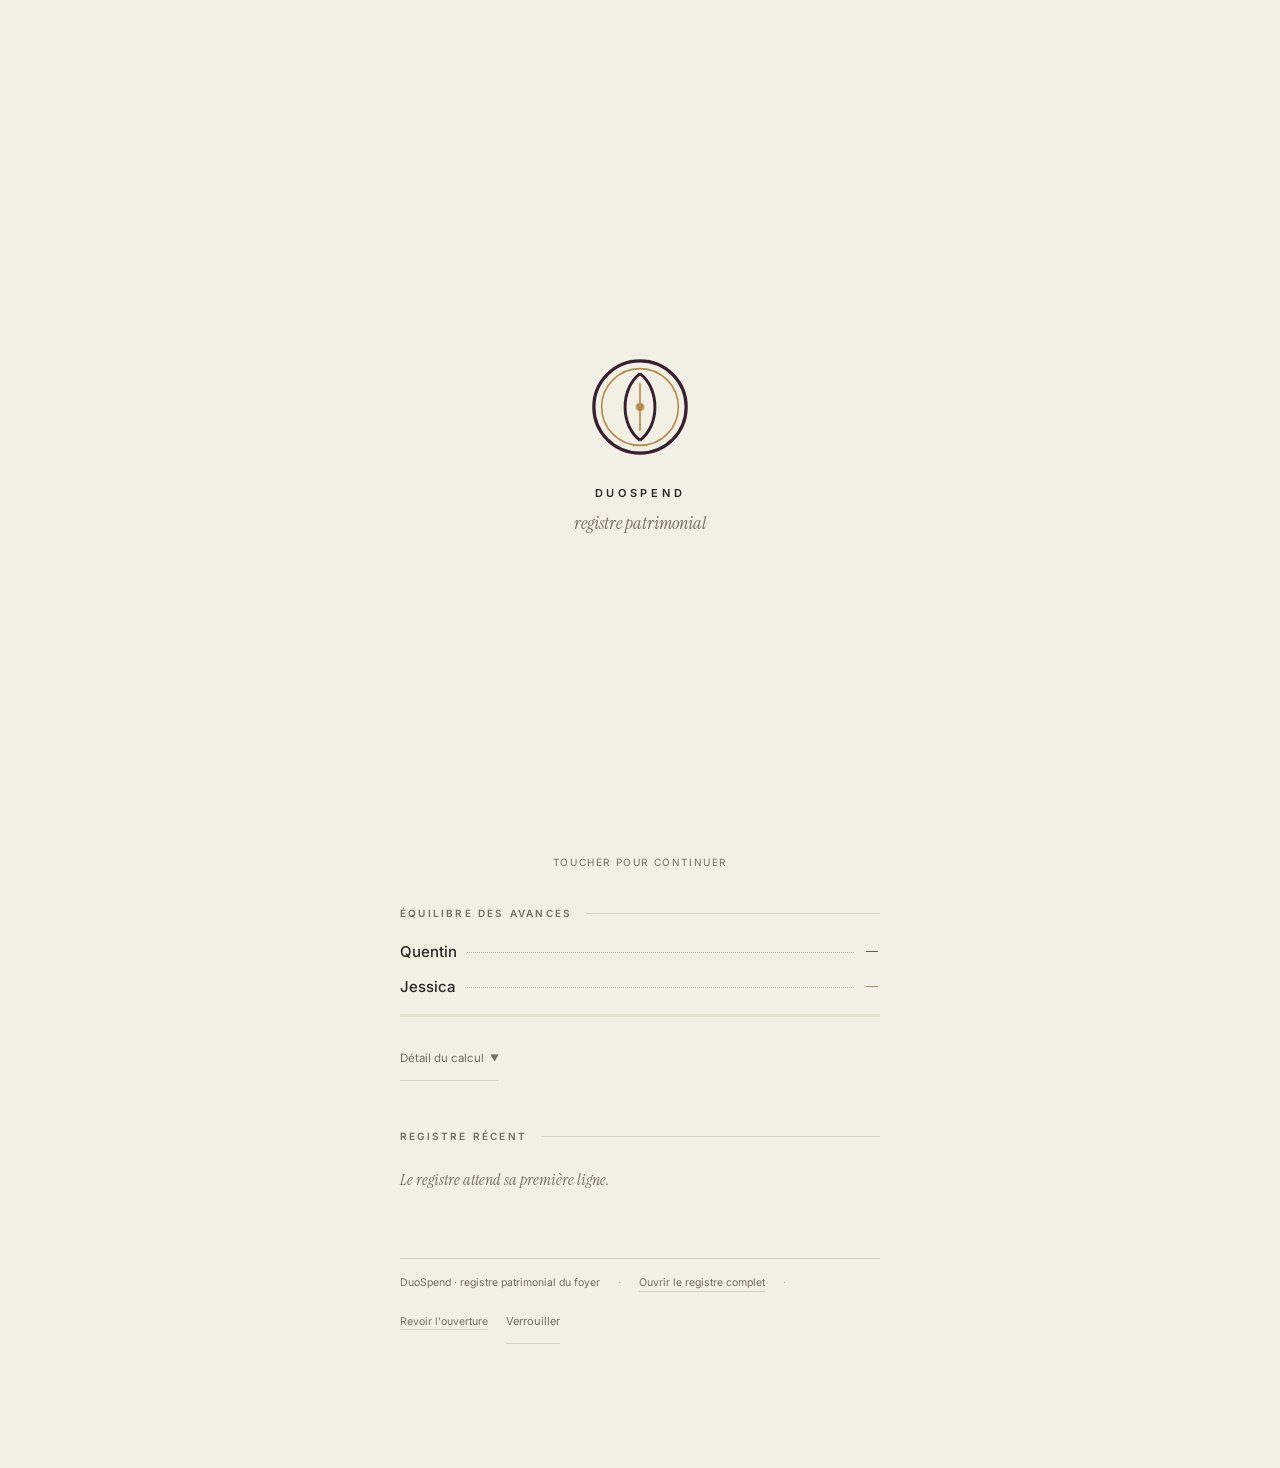
<file: index.html>
<!DOCTYPE html>
<html lang="fr">
<head>
<meta charset="utf-8">
<meta name="viewport" content="width=device-width, initial-scale=1, viewport-fit=cover">
<meta name="theme-color" content="#F3EFE5">
<meta name="robots" content="noindex">
<meta name="description" content="DuoSpend · le registre patrimonial du foyer.">
<link rel="icon" type="image/png" sizes="32x32" href="/icons/favicon-32.png">
<link rel="apple-touch-icon" sizes="180x180" href="/icons/apple-touch-icon.png">
<link rel="manifest" href="/manifest.webmanifest">
<meta name="apple-mobile-web-app-title" content="DuoSpend">
<meta name="apple-mobile-web-app-capable" content="yes">
<title>DuoSpend · registre patrimonial (v2.10)</title>
<link rel="preconnect" href="https://fonts.googleapis.com">
<link rel="preconnect" href="https://fonts.gstatic.com" crossorigin>
<link href="https://fonts.googleapis.com/css2?family=Instrument+Serif:ital@0;1&family=Inter:wght@400;500;600;700&display=swap" rel="stylesheet">
<style>
/* ============================================================
   DUOSPEND — accueil (refonte)
   Direction : maison patrimoniale éditoriale
   Ivoire + pourpre, sérif éditoriale + sans fonctionnelle.
   ============================================================ */

:root{
  /* — couleurs */
  --ivoire:#F3EFE5;
  --pourpre:#35212F;
  --encre:#292824;
  --laiton:#B18B4B;
  --pierre:#E6DED0;
  --gris:#766C60;
  --vert:#48745D;
  --terrecuite:#A75B43;
  --hairline:rgba(41,40,36,.16);
  --hairline-soft:rgba(41,40,36,.09);
  --ivoire-clair:#F8F5EE;

  /* — typographie */
  --serif:'Instrument Serif', Georgia, 'Times New Roman', serif;
  --sans:'Inter', system-ui, -apple-system, 'Segoe UI', sans-serif;
  --t-micro:10px; --t-small:11.5px; --t-body:14.5px; --t-lead:16px;
  --ls-caps:.16em; --ls-caps-l:.22em;

  /* — espacements */
  --s1:4px; --s2:8px; --s3:12px; --s4:18px; --s5:26px; --s6:40px; --s7:64px;

  /* — rayons (sobres) */
  --r1:3px; --r2:6px; --r3:10px;

  /* — mouvement */
  --t-fast:170ms; --t-med:300ms; --t-slow:640ms;
  --ease-out:cubic-bezier(.22,.61,.36,1);
  --ease-soft:cubic-bezier(.4,0,.2,1);
}

*{box-sizing:border-box;margin:0;padding:0}
html{-webkit-text-size-adjust:100%}
body{
  background:var(--ivoire); color:var(--encre);
  font-family:var(--sans); font-size:var(--t-body); line-height:1.5;
  -webkit-font-smoothing:antialiased; text-rendering:optimizeLegibility;
}
::selection{background:rgba(177,139,75,.28)}
button{font-family:inherit;border:0;background:none;cursor:pointer;color:inherit}
input{font-family:inherit;color:inherit}
a{color:inherit}
:focus-visible{outline:2px solid var(--laiton);outline-offset:2px;border-radius:2px}

.page{max-width:520px;margin:0 auto;padding:0 20px 66px;position:relative}
.num{font-variant-numeric:tabular-nums lining-nums}

/* ---------- micro-typographie éditoriale ---------- */
.kicker{
  display:flex;align-items:center;gap:14px;
  font-size:var(--t-micro);font-weight:600;letter-spacing:var(--ls-caps-l);
  text-transform:uppercase;color:var(--gris);
}
.kicker::after{content:"";flex:1;height:1px;background:var(--hairline)}

/* ---------- en-tête éditorial ---------- */
.head{
  display:flex;align-items:center;gap:14px;
  padding:26px 0 18px;
}
.head .med-btn{position:relative;flex:0 0 auto;display:block;line-height:0;border-radius:50%}
.head .med-btn svg{width:34px;height:34px;color:var(--pourpre);display:block}
.head .med-btn .shine{
  position:absolute;inset:0;border-radius:50%;overflow:hidden;pointer-events:none;opacity:0;
}
.head .med-btn .shine::after{
  content:"";position:absolute;top:-40%;bottom:-40%;left:-70%;width:46%;
  background:linear-gradient(100deg,transparent,rgba(255,255,255,.85) 50%,transparent);
  transform:skewX(-16deg);
}
.head .med-btn.on .shine{opacity:1}
.head .med-btn.on .shine::after{animation:shineSweep 640ms var(--ease-soft) forwards}
@keyframes shineSweep{from{left:-70%}to{left:130%}}

.head-id{min-width:0}
.head-id .nm{font-family:var(--serif);font-size:21px;line-height:1.05;letter-spacing:.005em}
.head-id .sb{margin-top:2px;font-size:9.5px;font-weight:600;letter-spacing:var(--ls-caps-l);text-transform:uppercase;color:var(--gris)}
.head-right{margin-left:auto;display:flex;align-items:center;gap:12px}
.head-right .month{font-size:var(--t-micro);font-weight:600;letter-spacing:var(--ls-caps);text-transform:uppercase;color:var(--gris);white-space:nowrap}
.avatar{
  width:30px;height:30px;border-radius:50%;border:1px solid var(--hairline);
  display:flex;align-items:center;justify-content:center;
  font-family:var(--sans);font-size:12.5px;font-weight:600;color:var(--pourpre);text-decoration:none;
  transition:border-color var(--t-fast) var(--ease-out);
}
.avatar:active{border-color:var(--laiton)}
.head-rule{height:1px;background:var(--hairline)}

/* ---------- standfirst ---------- */
.standfirst{
  font-family:var(--serif);font-style:italic;font-size:var(--t-lead);
  color:var(--gris);margin-top:16px;
}

/* ---------- bandeau d'état ---------- */
.notice{
  margin-top:16px;padding:12px 14px;border:1px solid var(--hairline);
  border-left:2px solid var(--laiton);font-size:12.5px;color:var(--gris);
}
.notice a{color:var(--encre);text-decoration:none;border-bottom:1px solid var(--laiton)}
.notice-form{display:flex;gap:8px;margin-top:10px;align-items:center;flex-wrap:wrap}
.notice-form input{flex:1;min-width:130px;border:1px solid var(--hairline);background:var(--ivoire-clair);padding:10px 12px;border-radius:var(--r1);font-size:14px;letter-spacing:.18em;outline:none;color:var(--encre)}
.notice-form input:focus{border-color:var(--encre)}
.notice-form .btn-primary{padding:10px 15px}
.notice-err{margin-top:6px;font-size:11.5px;color:var(--terrecuite)}

/* ---------- bloc patrimoine ---------- */
.hero{margin-top:30px}
.hero .kicker{margin-bottom:16px}
.amount-wrap{position:relative}
.amount{
  font-family:var(--serif);font-weight:400;
  font-size:clamp(44px,12.5vw,60px);line-height:1.0;letter-spacing:-.012em;
  color:var(--encre);
}
.amount .eur{font-size:.46em;vertical-align:.34em;margin-left:.18em;letter-spacing:0}
.amount-rule{width:30px;height:2px;background:var(--laiton);margin-top:15px;transform-origin:left center}
.amount-rule.sweep{animation:sweep 900ms var(--ease-out)}
@keyframes sweep{0%{transform:scaleX(0)}45%{transform:scaleX(1)}100%{transform:scaleX(1)}}
.amount-sub{margin-top:10px;display:flex;flex-wrap:wrap;gap:6px 14px;align-items:baseline}
.delta{font-size:var(--t-small);font-weight:500;color:var(--gris)}
.delta b{font-weight:600}
.delta .ar{font-size:9px;vertical-align:1px;margin-right:3px}
.precision{font-size:12px;color:var(--gris);opacity:.95}

/* ---------- visualisation vivante ---------- */
.viz{margin-top:6px}
.viz svg{display:block;width:100%;height:168px;overflow:visible}
.viz .curve{fill:none;stroke-linecap:round;transition:opacity var(--t-med) var(--ease-out),stroke-width var(--t-med) var(--ease-out)}
.viz .hit{fill:none;stroke:transparent;stroke-width:30px;cursor:pointer;pointer-events:stroke}
.viz.touched .curve.dim{opacity:.14}
.viz .curve.sel{stroke:var(--laiton);stroke-width:2.6px;opacity:1}
.viz .curve.pulse{animation:curvePulse 700ms var(--ease-out)}
@keyframes curvePulse{0%{opacity:1}30%{opacity:1;filter:brightness(.75)}100%{opacity:1}}
.viz-info{
  min-height:36px;display:flex;align-items:baseline;gap:10px;flex-wrap:wrap;
  padding-top:4px;
}
.viz-info .vi-hint{font-size:var(--t-micro);letter-spacing:var(--ls-caps);text-transform:uppercase;color:var(--gris);opacity:.92}
.viz-info .vi-amt{font-family:var(--serif);font-size:23px;line-height:1.1;color:#8a6a35}
.viz-info .vi-meta{font-size:var(--t-small);color:var(--gris)}
.viz-info .vi-amt,.viz-info .vi-meta{animation:fadeRise var(--t-med) var(--ease-out)}
@keyframes fadeRise{from{opacity:0;transform:translateY(4px)}to{opacity:1;transform:none}}

/* ---------- actions ---------- */
.actions{margin-top:20px;display:flex;align-items:center;gap:18px}
.btn-primary{
  background:var(--pourpre);color:var(--ivoire);
  padding:12px 18px;border-radius:var(--r1);
  font-size:13px;font-weight:600;letter-spacing:.02em;
  transition:transform var(--t-fast) var(--ease-out),background var(--t-fast) var(--ease-out);
}
.btn-primary:active{transform:translateY(1px);background:#2b1a26}
.btn-text{
  font-size:12px;color:var(--gris);text-decoration:none;
  border-bottom:1px solid var(--hairline);padding-bottom:2px;
  transition:border-color var(--t-fast) var(--ease-out),color var(--t-fast) var(--ease-out);
}
.btn-text:active{color:var(--encre);border-color:var(--laiton)}

/* ---------- équilibre du couple ---------- */
.balance{margin-top:48px}
.balance .kicker{margin-bottom:18px}
.bal-rows{display:flex;flex-direction:column;gap:10px}
.bal-row{display:flex;align-items:baseline;font-size:15px}
.bal-row .who{font-weight:500}
.bal-row .lead{flex:1;border-bottom:1px dotted rgba(41,40,36,.3);margin:0 10px;transform:translateY(-4px)}
.bal-row .val{font-family:var(--serif);font-size:22px;line-height:1}
.bal-row.q .val{color:var(--pourpre)}
.bal-row.j .val{color:#8a6a35}
.bal-bar{display:flex;height:3px;margin-top:16px;background:var(--pierre);overflow:hidden}
.bal-bar .seg-q{background:var(--pourpre);transform-origin:left center;transform:scaleX(0)}
.bal-bar .seg-j{background:var(--laiton);transform-origin:left center;transform:scaleX(0)}
.bal-bar.on .seg-q,.bal-bar.on .seg-j{transition:transform 760ms var(--ease-out)}
.bal-bar.on .seg-q{transform:scaleX(1)}
.bal-bar.on .seg-j{transform:scaleX(1)}
.bal-leg{margin-top:9px;font-size:10.5px;font-weight:600;letter-spacing:var(--ls-caps);text-transform:uppercase;color:var(--gris)}
.bal-note{margin-top:12px;font-size:12.5px;color:var(--gris)}
.bal-note b{color:var(--encre);font-weight:600}
.calc-toggle{
  margin-top:8px;display:inline-flex;align-items:center;gap:6px;
  font-size:var(--t-small);color:var(--gris);
  border-bottom:1px solid var(--hairline);padding-bottom:2px;
}
.calc-toggle .chev{display:inline-block;transition:transform var(--t-med) var(--ease-out);font-size:9px}
.calc-toggle.open .chev{transform:rotate(180deg)}
.calc-body{display:grid;grid-template-rows:0fr;transition:grid-template-rows var(--t-med) var(--ease-out)}
.calc-body.open{grid-template-rows:1fr}
.calc-body>div{overflow:hidden}
.calc-body p{padding-top:10px;font-size:12px;color:var(--gris);line-height:1.55}

/* ---------- registre ---------- */
.register{margin-top:48px}
.register .kicker{margin-bottom:6px}
.reg-row{border-bottom:1px solid var(--hairline-soft);cursor:pointer;-webkit-tap-highlight-color:transparent}
.reg-row:active{background:rgba(41,40,36,.025)}
.reg-row.open{background:rgba(41,40,36,.022)}
.reg-top{display:flex;align-items:center;gap:12px;padding:13px 2px}
.reg-mark{flex:0 0 auto;width:7px;height:7px;border:1px solid var(--gris);transform:rotate(45deg);opacity:.65}
.reg-row.tr .reg-mark{border-style:dashed;opacity:.5}
.reg-label{
  flex:1;min-width:0;font-size:14px;font-weight:500;
  white-space:nowrap;overflow:hidden;text-overflow:ellipsis;
}
.reg-amt{flex:0 0 auto;font-size:14px;font-weight:600;letter-spacing:.01em}
.reg-row.tr .reg-amt{color:var(--gris);font-weight:500}
.reg-meta{
  padding:0 2px 12px 19px;margin-top:-6px;
  font-size:9.5px;font-weight:600;letter-spacing:var(--ls-caps);text-transform:uppercase;color:var(--gris);
}
.reg-meta .pers{color:var(--terrecuite)}
.reg-detail{display:grid;grid-template-rows:0fr;transition:grid-template-rows var(--t-med) var(--ease-out)}
.reg-row.open .reg-detail{grid-template-rows:1fr}
.reg-detail>div{overflow:hidden}
.reg-detail .in{padding:2px 2px 14px 19px;font-size:12.5px;color:var(--gris);line-height:1.6}
.reg-detail .in b{color:var(--encre);font-weight:600}
.reg-actions{display:flex;gap:16px;padding:2px 2px 14px 19px}
.reg-btn{display:inline-flex;align-items:center;min-height:32px;font-size:11px;font-weight:600;letter-spacing:.05em;text-transform:uppercase;color:var(--encre);border-bottom:1px solid var(--hairline);padding-bottom:2px}
.reg-btn:active{color:var(--laiton)}
.reg-btn.danger{color:var(--terrecuite);border-color:rgba(167,91,67,.4)}
.more-btn{margin-top:16px;font-size:12px;color:var(--gris);display:inline-flex;gap:7px;align-items:center;border-bottom:1px solid var(--hairline);padding-bottom:2px}
.reg-end{margin-top:16px;font-family:var(--serif);font-style:italic;font-size:14px;color:var(--gris)}
.empty-line{font-family:var(--serif);font-style:italic;font-size:16px;color:var(--gris);padding:18px 0 6px}
.reg-row.fresh .reg-top{animation:freshBg 1600ms var(--ease-out)}@keyframes freshBg{from{background:rgba(177,139,75,.16)}to{background:transparent}}

/* ---------- pied ---------- */
.foot{margin-top:60px}
.foot-rule{height:1px;background:var(--hairline)}
.foot-in{padding-top:16px;font-size:10.5px;color:var(--gris);display:flex;flex-wrap:wrap;gap:8px 18px;align-items:baseline}
.foot-in .dot{opacity:.5}
.foot-in a{color:var(--gris);text-decoration:none;border-bottom:1px solid var(--hairline)}

/* ---------- feuille de saisie ---------- */
.veil{
  position:fixed;inset:0;background:rgba(53,33,47,.4);z-index:60;
  opacity:0;pointer-events:none;transition:opacity var(--t-med) var(--ease-out);
}
.veil.open{opacity:1;pointer-events:auto}
.sheet{
  position:fixed;left:0;right:0;bottom:0;z-index:61;
  max-width:520px;margin:0 auto;
  background:var(--ivoire-clair);
  border-top:1px solid var(--laiton);
  border-radius:14px 14px 0 0;
  padding:14px 20px calc(24px + env(safe-area-inset-bottom));
  transform:translateY(102%);transition:transform var(--t-med) var(--ease-out);
}
.sheet.open{transform:translateY(0)}
.sheet-grip{width:38px;height:3px;background:rgba(41,40,36,.2);border-radius:2px;margin:0 auto 14px}
.sheet h2{font-family:var(--serif);font-weight:400;font-size:24px;margin-bottom:16px}
.f-amt{display:flex;align-items:baseline;gap:8px;border-bottom:1px solid var(--hairline);padding-bottom:6px}
.f-amt input{
  flex:1;min-width:0;border:0;background:transparent;outline:none;
  font-family:var(--serif);font-size:32px;color:var(--encre);
  font-variant-numeric:tabular-nums;text-align:right;padding-right:6px;
}
.f-amt input::placeholder{color:rgba(41,40,36,.25)}
.f-amt .cur{font-family:var(--serif);font-size:22px;color:var(--gris)}
.f-field{width:100%;border:0;border-bottom:1px solid var(--hairline);background:transparent;
  outline:none;padding:11px 0 7px;font-size:15px;transition:border-color var(--t-fast)}
.f-field:focus{border-bottom-color:var(--encre)}
.f-label{margin-top:16px;font-size:var(--t-micro);font-weight:600;letter-spacing:var(--ls-caps);text-transform:uppercase;color:var(--encre);opacity:.78;margin-bottom:8px}
.chips{display:flex;flex-wrap:wrap;gap:7px}
.chip{
  border:1px solid var(--hairline);border-radius:var(--r1);
  padding:7px 11px;font-size:11px;font-weight:600;letter-spacing:.04em;
  color:var(--encre);transition:all var(--t-fast) var(--ease-out);
}
.chip:active{transform:translateY(1px)}
.chip.sel{background:var(--encre);color:var(--ivoire);border-color:var(--encre)}
.segs{display:flex;gap:7px}
.seg{
  border:1px solid var(--hairline);border-radius:var(--r1);
  padding:8px 14px;font-size:12px;font-weight:600;color:var(--encre);
  transition:all var(--t-fast) var(--ease-out);
}
.seg.sel{background:var(--encre);color:var(--ivoire);border-color:var(--encre)}
.sheet-err{min-height:16px;margin-top:10px;font-size:12px;color:var(--terrecuite)}
.sheet-actions{display:flex;align-items:center;gap:18px;margin-top:12px}
.sheet-actions .btn-primary{padding:13px 22px}
.sheet-actions .btn-text{color:var(--encre);opacity:.75;font-size:12.5px}
.date-line{margin-top:10px;font-size:12px;color:var(--gris);display:flex;align-items:center;gap:8px}
.date-line input{background:transparent;border:0;border-bottom:1px solid var(--hairline);padding:3px 0;font-size:12.5px;outline:none;color:var(--encre)}

/* ---------- confirmation discrète ---------- */
.toast{
  position:fixed;left:50%;top:14px;transform:translate(-50%,-150%);
  z-index:80;background:var(--ivoire-clair);border:1px solid var(--hairline);
  border-left:2px solid var(--laiton);
  padding:10px 16px;font-size:12.5px;color:var(--encre);
  display:flex;gap:10px;align-items:center;
  transition:transform var(--t-med) var(--ease-out);
  max-width:min(92vw,460px);
}
.toast.show{transform:translate(-50%,0)}
.toast .tico{color:var(--vert);font-size:13px}
.toast.err{border-left-color:var(--terrecuite)}
.toast.err .tico{color:var(--terrecuite)}

/* ---------- ouverture (médaillon) ---------- */
.intro{
  position:fixed;inset:0;z-index:90;background:var(--ivoire);
  display:flex;align-items:center;justify-content:center;
  transition:opacity 500ms var(--ease-soft);
}
.intro.out{opacity:0;pointer-events:none}
.intro-in{text-align:center;transform:translateY(-4px)}
.intro-med svg{width:104px;height:104px;color:var(--pourpre);display:block;margin:0 auto 26px}
.intro .ik{margin-top:0;font-size:11px;font-weight:600;letter-spacing:.34em;text-transform:uppercase;color:var(--encre);opacity:0;animation:fadeIn 500ms var(--ease-out) 1050ms forwards}
.intro .is{font-family:var(--serif);font-style:italic;font-size:18px;color:var(--gris);margin-top:8px;opacity:0;animation:fadeIn 500ms var(--ease-out) 1150ms forwards}
.intro .skip-hint{position:absolute;bottom:30px;left:0;right:0;text-align:center;font-size:10px;letter-spacing:var(--ls-caps);text-transform:uppercase;color:var(--gris);opacity:0;animation:fadeIn 600ms var(--ease-out) 1500ms forwards}
@keyframes fadeIn{to{opacity:1}}
/* traçage gravé du médaillon */
.draw{stroke-dasharray:var(--len,140);stroke-dashoffset:var(--len,140);animation:draw var(--dd,760ms) var(--ease-soft) var(--del,0ms) forwards}
@keyframes draw{to{stroke-dashoffset:0}}
.dot-in{transform-box:fill-box;transform-origin:center;transform:scale(0);animation:dotIn 420ms var(--ease-out) 950ms forwards}
@keyframes dotIn{to{transform:scale(1)}}

/* ---------- révélations au défilement ---------- */
.rv{opacity:0;transform:translateY(10px)}
.rv.on{opacity:1;transform:none;transition:opacity 620ms var(--ease-out),transform 620ms var(--ease-out)}

/* ---------- préférence de réduction ---------- */
@media (prefers-reduced-motion: reduce){
  *,*::before,*::after{animation-duration:1ms !important;animation-delay:0ms !important;transition-duration:1ms !important}
  .intro{display:none !important}
  .rv{opacity:1;transform:none}
  .bal-bar .seg-q,.bal-bar .seg-j{transform:scaleX(1)}
}
</style>
<link rel="stylesheet" href="/assets/duospend-home.css?v=2.9">
<link rel="stylesheet" href="/assets/duospend-companion.css?v=2.9">
</head>
<body class="duo-home">

<!-- ============ ouverture : le médaillon ============ -->
<div class="intro" id="intro" aria-hidden="true">
  <div class="intro-in">
    <div class="intro-med">
      <svg viewBox="0 0 48 48" fill="none">
        <circle class="draw" style="--len:135" cx="24" cy="24" r="21.3" stroke="currentColor" stroke-width="1.5"/>
        <circle class="draw" style="--len:112;--del:150ms" cx="24" cy="24" r="17.7" stroke="var(--laiton)" stroke-width=".75"/>
        <path class="draw" style="--len:40;--del:420ms" d="M24 8.6 C 14.8 15.6, 14.8 32.4, 24 39.4" stroke="currentColor" stroke-width="1.35"/>
        <path class="draw" style="--len:40;--del:520ms" d="M24 8.6 C 33.2 15.6, 33.2 32.4, 24 39.4" stroke="currentColor" stroke-width="1.35"/>
        <line class="draw" style="--len:24;--del:780ms" x1="24" y1="13" x2="24" y2="35" stroke="var(--laiton)" stroke-width=".75"/>
        <circle class="dot-in" cx="24" cy="24" r="1.9" fill="var(--laiton)"/>
      </svg>
    </div>
    <div class="ik">DuoSpend</div>
    <div class="is">registre patrimonial</div>
  </div>
  <div class="skip-hint">toucher pour continuer</div>
</div>

<div class="page">

  <!-- ============ en-tête éditorial ============ -->
  <header class="head">
    <button class="med-btn" id="medBtn" aria-label="DuoSpend — registre patrimonial">
      <svg viewBox="0 0 48 48" fill="none" aria-hidden="true">
        <circle cx="24" cy="24" r="21.3" stroke="currentColor" stroke-width="1.6"/>
        <circle cx="24" cy="24" r="17.7" stroke="var(--laiton)" stroke-width=".8"/>
        <path d="M24 8.6 C 14.8 15.6, 14.8 32.4, 24 39.4" stroke="currentColor" stroke-width="1.4"/>
        <path d="M24 8.6 C 33.2 15.6, 33.2 32.4, 24 39.4" stroke="currentColor" stroke-width="1.4"/>
        <line x1="24" y1="13" x2="24" y2="35" stroke="var(--laiton)" stroke-width=".8"/>
        <circle cx="24" cy="24" r="1.9" fill="var(--laiton)"/>
      </svg>
      <span class="shine"></span>
    </button>
    <div class="head-id">
      <div class="nm">DuoSpend</div>
      <div class="sb">Registre patrimonial</div>
    </div>
    <div class="head-right">
      <button class="avatar" id="profileBtn" type="button" title="Verrouiller le registre" aria-label="Verrouiller le registre">·</button>
    </div>
  </header>
  <div class="head-rule"></div>
  <div class="month-bar"><button type="button" id="homePrev" aria-label="Mois précédent">‹</button><span class="month" id="monthLabel">&#160;</span><button type="button" id="homeNext" aria-label="Mois suivant">›</button></div>

  <p class="standfirst rv">Ce que le foyer engage, ce que chacun avance.</p>

  <div class="notice" id="notice" hidden></div>

  <!-- ============ le patrimoine du mois ============ -->
  <section class="hero">
    <div class="kicker">Dépenses du foyer</div>
    <div class="amount-wrap">
      <div class="amount num" id="bigAmount">—</div>
      <div class="amount-rule" id="amountRule"></div>
    </div>
    <div class="amount-sub">
      <span class="delta" id="delta"></span>
      <span class="precision">opérations communes · virements entre comptes exclus</span>
    </div>

    <div class="viz" id="viz">
      <svg viewBox="0 0 360 168" preserveAspectRatio="none" aria-label="Répartition vivante des dépenses par poste"></svg>
      <div class="viz-info" id="vizInfo">
        <span class="vi-hint">Touchez une ligne pour explorer un poste</span>
      </div>
    </div>
  </section>

  <!-- ============ actions ============ -->
  <div class="actions">
    <button class="btn-primary" id="addBtn">Ajouter une dépense</button>
    <a class="btn-text" href="/app.html?tab=import">Importer un relevé</a>
  </div>

  <!-- ============ équilibre du couple ============ -->
  <section class="balance rv">
    <div class="kicker">Équilibre des avances</div>
    <div class="bal-rows">
      <div class="bal-row q"><span class="who">Quentin</span><span class="lead"></span><span class="val num" id="valQ">—</span></div>
      <div class="bal-row j"><span class="who">Jessica</span><span class="lead"></span><span class="val num" id="valJ">—</span></div>
    </div>
    <div class="bal-bar" id="balBar">
      <span class="seg-q" id="segQ" style="width:50%"></span>
      <span class="seg-j" id="segJ" style="width:50%"></span>
    </div>
    <div class="bal-leg" id="balLeg"></div>
    <div class="bal-note" id="balNote"></div>
    <button class="calc-toggle" id="calcToggle"><span>Détail du calcul</span><span class="chev">▼</span></button>
    <div class="calc-body" id="calcBody"><div><p id="calcText"></p></div></div>
  </section>

  <!-- ============ registre récent ============ -->
  <section class="register rv">
    <div class="kicker">Registre récent</div>
    <div id="regList"></div>
    <div id="regMoreWrap"></div>
  </section>

  <!-- ============ pied ============ -->
  <footer class="foot">
    <div class="foot-rule"></div>
    <div class="foot-in">
      <span>DuoSpend · registre patrimonial du foyer</span>
      <span class="dot">·</span>
      <a href="/app.html?tab=registry">Ouvrir le registre complet</a>
      <span class="dot">·</span>
      <a href="#" id="replayIntro">Revoir l'ouverture</a>
      <button type="button" class="btn-text home-relock" id="lockBtn">Verrouiller</button>
    </div>
  </footer>
</div>

<!-- ============ feuille de saisie rapide ============ -->
<div class="veil" id="veil"></div>
<div class="sheet" id="sheet" role="dialog" aria-modal="true" aria-hidden="true" aria-label="Ajouter une dépense">
  <div class="sheet-grip"></div>
  <h2 id="sheetTitle">Inscrire une dépense</h2>
  <div class="f-amt">
    <input id="fAmount" inputmode="decimal" placeholder="0,00" autocomplete="off">
    <span class="cur">€</span>
  </div>
  <div class="f-label">Libellé</div>
  <input class="f-field" id="fLabel" placeholder="ex. : courses Monoprix" autocomplete="off">
  <div class="f-label">Catégorie</div>
  <div class="chips" id="fCats"></div>
  <div class="f-label">Avancé par</div>
  <div class="segs" id="fPayer"></div>
  <div class="f-label">Partage</div>
  <div class="segs" id="fShared"></div>
  <div class="date-line">Date <input type="date" id="fDate"></div>
  <div class="sheet-err" id="fErr"></div>
  <div class="sheet-actions">
    <button class="btn-primary" id="fSubmit">Inscrire au registre</button>
    <button class="btn-text" id="fCancel" type="button">Annuler</button>
  </div>
</div>

<!-- ============ confirmation discrète ============ -->
<div class="toast" id="toast"><span class="tico">✓</span><span id="toastTxt"></span></div>

<script>
/* ============================================================
   DUOSPEND — accueil (refonte) : comportement
   Données réelles via /api/state (même origine, code de l'app).
   ============================================================ */
(function(){
'use strict';

/* ---------- outils ---------- */
const $ = id => document.getElementById(id);
const REDUCED_MQ = (typeof window.matchMedia === 'function') ? window.matchMedia('(prefers-reduced-motion: reduce)') : {matches:false};
let REDUCED = !!REDUCED_MQ.matches;
const nf = new Intl.NumberFormat('fr-FR', {minimumFractionDigits:2, maximumFractionDigits:2});
const fmtEur = n => nf.format(n) + '\u00A0€';
const esc = s => String(s == null ? '' : s).replace(/[&<>"']/g, c => ({'&':'&amp;','<':'&lt;','>':'&gt;','"':'&quot;',"'":'&#039;'}[c]));
const pad2 = n => String(n).padStart(2,'0');
const isoToday = (d => d.getFullYear()+'-'+pad2(d.getMonth()+1)+'-'+pad2(d.getDate()))(new Date());
const CUR_MONTH = isoToday.slice(0,7);
let activeMonth = CUR_MONTH, loadEpoch = 0, visualEpoch = 0, authenticated = false, selectedPerson = null, lastFocus = null;
const MONTHS_FR = ['janvier','février','mars','avril','mai','juin','juillet','août','septembre','octobre','novembre','décembre'];
const MONTHS_SHORT = ['JANV','FÉVR','MARS','AVR','MAI','JUIN','JUIL','AOÛT','SEPT','OCT','NOV','DÉC'];
const monthNameFr = m => { const y = m.slice(0,4), i = Number(m.slice(5,7)) - 1; return MONTHS_FR[i] + ' ' + y; };
const monthShort = iso => MONTHS_SHORT[Number(String(iso).slice(5,7)) - 1] || '';
const prevMonthOf = m => { const d = new Date(Number(m.slice(0,4)), Number(m.slice(5,7)) - 2, 1); return d.getFullYear() + '-' + pad2(d.getMonth()+1); };
const CATS = ['Courses','Logement','Transport','Sorties','Abonnements','Santé','Pro Quentin','Autres'];
const isTr = x => x && x.category === 'Transferts';

/* erreurs capturées (QA) */
window.__errs = [];
window.addEventListener('error', e => window.__errs.push(String((e && e.message) || e)));

/* ---------- état ---------- */
let state = {expenses:[], facts:null, user:''};
let prevTotal = null;
let me = 'Quentin';
let showAllRows = false;
let selectedCat = null;
let selCat = 'Courses', selPayer = 'Quentin', selShared = true;
let bigTarget = null, qTarget = null, jTarget = null, editingId = null;

/* ---------- données ---------- */
const code = () => { try { return localStorage.getItem('duospend_code') || localStorage.getItem('foyer_refonte_code') || ''; } catch(e){ return ''; } };
async function fetchState(month, codeOverride){
  const r = await fetch('/api/state?month=' + month, { headers: {'X-App-Code': codeOverride || code()} });
  if(r.status === 401) throw new Error('auth');
  if(!r.ok) throw new Error('http ' + r.status);
  return r.json();
}
const monthExpenses = () => (state.expenses || []).filter(x => String(x.date || '').startsWith(activeMonth));
const norm = x => ({ id:x.id, date:x.date, label:x.label, amount:Number(x.amount || 0), category:x.category || 'Autres', payer:x.payer || '', shared:x.shared !== false, note:x.note || '' });

/* ---------- ouverture (médaillon) ---------- */
let introTpl = null;
function mountIntro(){
  if(REDUCED || !introTpl) return;
  const box = document.createElement('div');
  box.innerHTML = introTpl;
  const node = box.firstElementChild;
  document.body.appendChild(node);
  let done = false;
  const finish = () => {
    if(done) return; done = true;
    node.classList.add('out');
    setTimeout(() => node.remove(), 620);
    try { sessionStorage.setItem('foyer_intro', '1'); } catch(e){}
  };
  node.addEventListener('click', finish);
  setTimeout(finish, 2300);
}
(function initIntro(){
  const node = $('intro');
  if(!node) return;
  introTpl = node.outerHTML;
  node.remove();
  let seen = false;
  try { seen = sessionStorage.getItem('foyer_intro') === '1'; } catch(e){}
  if(!REDUCED && !seen) mountIntro();
})();

/* ---------- nombres animés ---------- */
function tweenAmount(target){
  bigTarget = target;
  const el = $('bigAmount');
  const prev = Number(el.dataset.v);
  const from = isFinite(prev) ? prev : 0;
  el.dataset.v = target;
  if(REDUCED || from === target){ el.innerHTML = nf.format(target) + '<span class="eur">€</span>'; return; }
  const dur = 460, t0 = performance.now(), de = from - target, token = visualEpoch;
  (function step(t){
    if(token !== visualEpoch) return;
    const p = Math.min(1, (t - t0) / dur), e = 1 - Math.pow(1 - p, 3);
    el.innerHTML = nf.format(from - de * e) + '<span class="eur">€</span>';
    if(p < 1) requestAnimationFrame(step);
  })(t0);
}
function tweenVal(el, target){
  const prev = Number(el.dataset.v);
  const from = isFinite(prev) ? prev : 0;
  el.dataset.v = target;
  if(REDUCED || from === target){ el.textContent = fmtEur(target); return; }
  const dur = 460, t0 = performance.now(), de = from - target, token = visualEpoch;
  (function step(t){
    if(token !== visualEpoch) return;
    const p = Math.min(1, (t - t0) / dur), e = 1 - Math.pow(1 - p, 3);
    el.textContent = fmtEur(from - de * e);
    if(p < 1) requestAnimationFrame(step);
  })(t0);
}

/* ---------- visualisation vivante ---------- */
const vizSvg = () => $('viz').querySelector('svg');
function wavePath(baseY, A, k, phi){
  const pts = [];
  for(let x = 3; x <= 357; x += 6){
    pts.push([x, baseY + A * Math.sin((x / 360) * Math.PI * 2 * k + phi)]);
  }
  let d = 'M' + pts[0][0] + ' ' + pts[0][1].toFixed(2);
  for(let i = 0; i < pts.length - 1; i++){
    const p0 = pts[Math.max(0, i - 1)], p1 = pts[i], p2 = pts[i + 1], p3 = pts[Math.min(pts.length - 1, i + 2)];
    const c1x = p1[0] + (p2[0] - p0[0]) / 6, c1y = p1[1] + (p2[1] - p0[1]) / 6;
    const c2x = p2[0] - (p3[0] - p1[0]) / 6, c2y = p2[1] - (p3[1] - p1[1]) / 6;
    d += 'C' + c1x.toFixed(1) + ' ' + c1y.toFixed(2) + ',' + c2x.toFixed(1) + ' ' + c2y.toFixed(2) + ',' + p2[0].toFixed(1) + ' ' + p2[1].toFixed(2);
  }
  return d;
}
function buildViz(pulseCat){
  const svg = vizSvg();
  svg.innerHTML = '';
  const NS = 'http://www.w3.org/2000/svg';
  const mk = (tag, attrs) => { const n = document.createElementNS(NS, tag); for(const k in attrs) n.setAttribute(k, attrs[k]); return n; };
  const bc = (state.facts && state.facts.by_category) || {};
  const entries = CATS.map(c => [c, Number(bc[c] || 0)]).filter(e => e[1] > 0.005).sort((a, b) => b[1] - a[1]);
  if(!entries.length){
    svg.appendChild(mk('path', {d:'M3 84 C 90 78, 180 90, 270 82 S 340 85, 357 83', class:'curve', stroke:'rgba(41,40,36,.22)', 'stroke-width':'1.2', fill:'none', 'vector-effect':'non-scaling-stroke'}));
    setHint('Aucune ligne à explorer pour l’instant.');
    return;
  }
  const total = entries.reduce((a, e) => a + e[1], 0);
  const n = entries.length;
  const top = 32, bot = 136;
  entries.forEach((e, i) => {
    const share = e[1] / total;
    const A = 8 + 40 * Math.pow(share, .85);
    const k = 1 + i * 0.37;
    const phi = i * 0.92 + 0.4;
    const baseY = n === 1 ? 79 : top + (bot - top) * (i / (n - 1));
    const d = wavePath(baseY, A, k, phi);
    const sw = 1.4 + 1.3 * share;
    const stroke = i === 0 ? '#35212F' : (share >= 0.15 ? 'rgba(41,40,36,.82)' : '#6b6156');
    const p = mk('path', {d, class:'curve', stroke, 'stroke-width': sw.toFixed(2), 'data-cat': e[0], fill:'none', 'vector-effect':'non-scaling-stroke'});
    const hit = mk('path', {d, class:'hit', 'data-cat': e[0], fill:'none'});
    svg.appendChild(p); svg.appendChild(hit);
    if(!REDUCED){
      let L = 480;
      try { L = Math.ceil(p.getTotalLength() * 1.02); } catch(err){}
      p.style.strokeDasharray = L;
      p.style.strokeDashoffset = L;
      try { p.animate([{strokeDashoffset: L}, {strokeDashoffset: 0}], {duration: 1150, delay: i * 85, easing:'cubic-bezier(.4,0,.2,1)', fill:'forwards'}); }
      catch(err){ p.style.strokeDashoffset = 0; }
    }
    if(pulseCat && e[0] === pulseCat) setTimeout(() => p.classList.add('pulse'), 250);
  });
  svg.querySelectorAll('.hit').forEach(h => h.addEventListener('click', () => selectCat(h.getAttribute('data-cat'))));
  if(selectedCat) selectCat(selectedCat, true);
  else setHint('Touchez une ligne pour explorer un poste');
}
function setHint(t){ $('vizInfo').innerHTML = '<span class="vi-hint">' + esc(t) + '</span>'; }
function selectCat(cat, silent){
  selectedCat = (selectedCat === cat && !silent) ? null : cat;
  const viz = $('viz');
  viz.classList.toggle('touched', !!selectedCat);
  viz.querySelectorAll('.curve').forEach(p => {
    p.classList.toggle('sel', p.getAttribute('data-cat') === selectedCat);
    p.classList.toggle('dim', !!selectedCat && p.getAttribute('data-cat') !== selectedCat);
  });
  if(!selectedCat){ setHint('Touchez une ligne pour explorer un poste'); return; }
  try { navigator.vibrate && navigator.vibrate(8); } catch(e){}
  const bc = (state.facts && state.facts.by_category) || {};
  const amt = Number(bc[selectedCat] || 0);
  const tot = Object.keys(bc).reduce((a, kk) => a + Number(bc[kk] || 0), 0);
  const share = tot ? Math.round(amt / tot * 100) : 0;
  const ops = monthExpenses().filter(x => x.shared !== false && !isTr(x) && (x.category || 'Autres') === selectedCat).length;
  $('vizInfo').innerHTML = '<span class="vi-amt num">' + fmtEur(amt) + '</span>' +
    '<span class="vi-meta">' + esc(selectedCat) + ' · ' + share + ' % du total · ' + ops + ' opération' + (ops > 1 ? 's' : '') + '</span>';
}

/* ---------- dérive ambiante ---------- */
let driftOn = false, driftLast = 0, driftUntil = 0;
function drift(){
  if(!driftOn) return;
  const now = performance.now();
  if(now > driftUntil){ driftOn = false; document.querySelectorAll('#viz .curve').forEach(p => p.style.transform = ''); return; }
  if(now - driftLast > 110){
    driftLast = now;
    const t = now * 0.00052;
    document.querySelectorAll('#viz .curve').forEach((p, i) => {
      p.style.transform = 'translateY(' + (Math.sin(t + i * 0.9) * 1.1).toFixed(2) + 'px)';
    });
  }
  requestAnimationFrame(drift);
}
function startDrift(){
  if(REDUCED || driftOn) return;
  driftOn = true; driftLast = 0; driftUntil = performance.now() + 3600; requestAnimationFrame(drift);
}
document.addEventListener('visibilitychange', () => { if(document.hidden) driftOn = false; else startDrift(); });

/* ---------- équilibre ---------- */
function renderBalance(){
  const f = state.facts;
  const eq = $('valQ'), ej = $('valJ');
  if(!f){
    eq.textContent = '—'; ej.textContent = '—';
    $('balNote').textContent = '';
    $('calcText').textContent = '';
    return;
  }
  const bp = f.by_payer || {};
  const q = Number(bp.Quentin || 0), j = Number(bp.Jessica || 0);
  qTarget = q; jTarget = j;
  tweenVal(eq, q); tweenVal(ej, j);
  const tot = q + j;
  $('segQ').style.width = (tot ? (q / tot * 100) : 50) + '%';
  $('segJ').style.width = (tot ? (j / tot * 100) : 50) + '%';
  $('balBar').classList.add('on');
  $('balLeg').textContent = tot ? ('Quentin ' + Math.round(q / tot * 100) + ' % · Jessica ' + Math.round(j / tot * 100) + ' %') : '';
  const due = Number(f.balance_to_adjust || 0), who = f.who_should_cover || '';
  if(!tot){
    $('balNote').innerHTML = 'Aucune avance enregistrée ce mois-ci.';
  } else if(due >= 0.01 && who){
    const other = q > j ? 'Quentin' : 'Jessica';
    $('balNote').innerHTML = 'Pour équilibrer, <b>' + esc(who) + '</b> peut reverser environ <b class="num">' + fmtEur(due) + '</b> à <b>' + other + '</b>.';
  } else {
    $('balNote').innerHTML = '<b>Avances équilibrées</b> ce mois-ci.';
  }
  $('calcText').textContent = 'Partage configuré : 50/50. Écart des avances ce mois-ci : ' + fmtEur(Math.abs(q - j)) +
    ' (Quentin ' + fmtEur(q) + ', Jessica ' + fmtEur(j) + ', virements entre vous inclus). ' +
    (due >= 0.01 && who ? 'Pour équilibrer, la moitié de cet écart revient à ' + who + ' : environ ' + fmtEur(due) + '.' : 'Les avances sont à l’équilibre.');
}

/* ---------- registre ---------- */
function regRow(x){
  const t = isTr(x);
  const d = String(x.date || '');
  const dateTxt = d.length >= 10 ? (d.slice(8,10) + ' ' + monthShort(d) + ' ' + d.slice(2,4)) : '';
  const meta = [
    t ? 'Virement' : esc(x.category || 'Autres'),
    dateTxt,
    x.payer ? esc(String(x.payer).charAt(0)) : '',
    (!t && x.shared === false) ? '<span class="pers">perso</span>' : ''
  ].filter(Boolean).join(' · ');
  const amt = (t ? '⇄ ' : '') + fmtEur(Number(x.amount || 0));
  const kind = t ? 'virement entre comptes (neutre, non compté)' : (x.shared === false ? 'dépense personnelle' : 'dépense commune');
  const note = x.note && String(x.note).trim() ? ' · ' + esc(String(x.note).slice(0, 160)) : '';
  const detail = '<b>Payé par ' + esc(x.payer || 'inconnu') + '</b> · ' + kind + note;
  return '<div class="reg-row' + (t ? ' tr' : '') + '">' +
    '<div class="reg-top">' +
      '<span class="reg-mark"></span>' +
      '<span class="reg-label" title="' + esc(x.label) + '">' + esc(x.label || '(sans libellé)') + '</span>' +
      '<span class="reg-amt num">' + amt + '</span>' +
    '</div>' +
    '<div class="reg-meta">' + meta + '</div>' +
    '<div class="reg-detail"><div><div class="in">' + detail + '</div>' +
    (t ? '' :
    '<div class="reg-actions">' +
      '<button type="button" class="reg-btn" data-act="edit" data-id="' + esc(x.id) + '">Ajuster</button>' +
      '<button type="button" class="reg-btn danger" data-act="del" data-id="' + esc(x.id) + '">Supprimer</button>' +
    '</div>') +
    '</div></div>' +
  '</div>';
}
function renderRegister(freshId){
  const rows = monthExpenses().map(norm).sort((a, b) =>
    String(b.date).localeCompare(String(a.date)) || String(b.id).localeCompare(String(a.id)));
  const list = $('regList'), more = $('regMoreWrap');
  const limit = showAllRows ? rows.length : 10;
  const shown = rows.slice(0, limit);
  list.innerHTML = shown.length ? shown.map(regRow).join('') : '<div class="empty-line">Le registre attend sa première ligne.</div>';
  list.querySelectorAll('.reg-row').forEach(r => r.addEventListener('click', ev => { if(ev.target.closest('.reg-btn')) return; r.classList.toggle('open'); }));
  if(freshId){
    const idx = shown.findIndex(x => String(x.id) === String(freshId));
    const el = list.querySelectorAll('.reg-row')[idx >= 0 ? idx : 0];
    if(el) el.classList.add('fresh');
  }
  if(rows.length > 10 && !showAllRows){
    more.innerHTML = '<button class="more-btn" id="moreBtn"><span>Poursuivre le registre</span><span>↓</span></button>';
    $('moreBtn').addEventListener('click', () => { showAllRows = true; renderRegister(); });
  } else if(rows.length > 10){
    more.innerHTML = '<div class="reg-end">Fin du registre pour ce mois.</div>';
  } else more.innerHTML = '';
}

/* ---------- rendu d'ensemble ---------- */
function renderAll(opts){
  opts = opts || {};
  visualEpoch++;
  $('addBtn').disabled = !authenticated;
  $('profileBtn').textContent = authenticated ? String(state.user || 'F').charAt(0) : '·';
  const f = state.facts;
  if(f){
    tweenAmount(Number(f.total || 0));
    const total = Number(f.total || 0);
    const del = $('delta');
    if(prevTotal != null && prevTotal > 0 && total !== prevTotal){
      const pct = (total - prevTotal) / prevTotal * 100;
      del.innerHTML = '<span class="ar">' + (pct >= 0 ? '▲' : '▼') + '</span>' + nf.format(Math.abs(Number(pct.toFixed(1)))) + ' % sur ' + monthNameFr(prevMonthOf(activeMonth));
    } else del.textContent = '';
  } else {
    const el = $('bigAmount');
    el.innerHTML = '—';
    el.dataset.v = '';
    $('delta').textContent = '';
  }
  if(opts.sweep){
    const r = $('amountRule');
    r.classList.remove('sweep'); void r.offsetWidth; r.classList.add('sweep');
  }
  buildViz(opts.pulseCat);
  renderBalance();
  renderRegister(opts.freshId);
  startDrift();
  document.dispatchEvent(new CustomEvent('duospend:state', {detail: companionContext()}));
}

/* ---------- feuille de saisie ---------- */
function buildSheet(){
  const cats = $('fCats');
  cats.innerHTML = CATS.map(c => '<button type="button" class="chip' + (c === selCat ? ' sel' : '') + '" data-cat="' + esc(c) + '">' + esc(c) + '</button>').join('');
  cats.querySelectorAll('.chip').forEach(b => b.addEventListener('click', () => {
    selCat = b.getAttribute('data-cat');
    cats.querySelectorAll('.chip').forEach(x => x.classList.toggle('sel', x === b));
  }));
  const pay = $('fPayer');
  pay.innerHTML = ['Quentin','Jessica'].map(p => '<button type="button" class="seg' + (p === selPayer ? ' sel' : '') + '" data-p="' + p + '">' + p + '</button>').join('');
  pay.querySelectorAll('.seg').forEach(b => b.addEventListener('click', () => {
    selPayer = b.getAttribute('data-p');
    pay.querySelectorAll('.seg').forEach(x => x.classList.toggle('sel', x === b));
    if(!selShared && selPayer !== me) selShared = true;
    paintSh();
  }));
  const sh = $('fShared');
  const paintSh = () => {
    const own = ['Quentin','Jessica'].includes(me) && selPayer === me;
    sh.innerHTML = '<button type="button" class="seg' + (selShared ? ' sel' : '') + '" data-s="1">Commune</button>' +
      '<button type="button" class="seg' + (!selShared ? ' sel' : '') + '" data-s="0"' + (own ? '' : ' disabled title="Une dépense personnelle doit être la vôtre"') + '>Perso</button>';
    sh.querySelectorAll('.seg').forEach(b => b.addEventListener('click', () => { selShared = b.getAttribute('data-s') === '1'; paintSh(); }));
  };
  paintSh();
  $('fDate').value = activeMonth === CUR_MONTH ? isoToday : activeMonth + '-01';
}
function openSheet(){ if(!authenticated){ showAuthNotice(); return; } editingId = null; $('sheetTitle').textContent = 'Inscrire une dépense'; $('fSubmit').textContent = 'Inscrire au registre'; lastFocus = document.activeElement; $('veil').classList.add('open'); $('sheet').classList.add('open'); $('sheet').setAttribute('aria-hidden','false'); $('fErr').textContent = ''; setTimeout(() => { try { $('fAmount').focus(); } catch(e){} }, REDUCED ? 0 : 200); }
function closeSheet(){ $('veil').classList.remove('open'); $('sheet').classList.remove('open'); $('sheet').setAttribute('aria-hidden','true'); if(lastFocus && lastFocus.focus) lastFocus.focus(); }
function fErr(msg){ $('fErr').textContent = msg; }
function openEdit(x){
  editingId = String(x.id);
  selCat = CATS.includes(x.category) ? x.category : 'Autres';
  if(['Quentin','Jessica'].includes(x.payer)) selPayer = x.payer;
  selShared = x.shared !== false;
  buildSheet();
  $('fAmount').value = String(Number(x.amount || 0)).replace('.', ',');
  $('fLabel').value = x.label || '';
  $('fDate').value = String(x.date || isoToday).slice(0, 10);
  $('sheetTitle').textContent = 'Ajuster la dépense';
  $('fSubmit').textContent = 'Enregistrer les corrections';
  lastFocus = document.activeElement;
  $('veil').classList.add('open'); $('sheet').classList.add('open'); $('sheet').setAttribute('aria-hidden','false');
  $('fErr').textContent = '';
  setTimeout(() => { try { $('fAmount').focus(); } catch(e){} }, REDUCED ? 0 : 200);
}
async function deleteReg(id){
  const x = monthExpenses().find(y => String(y.id) === String(id));
  if(!confirm('Supprimer « ' + ((x && x.label) || 'cette ligne') + ' » du registre ? Cette action est définitive.')) return;
  try {
    const r = await fetch('/api/expenses/delete', {
      method: 'POST',
      headers: {'Content-Type': 'application/json', 'X-App-Code': code()},
      body: JSON.stringify({ id: String(id) })
    });
    if(!r.ok){
      let m = 'HTTP ' + r.status;
      try { m = (await r.json()).error || m; } catch(e){}
      throw new Error(m);
    }
    toast('Ligne supprimée du registre');
    try {
      const st = await fetchState(activeMonth);
      state = st; me = st.user || me;
      renderAll({});
    } catch(refreshError){
      if(refreshError.message === 'auth') lockHome();
      else showNotice('Ligne supprimée. L’actualisation du registre a échoué : rechargez pour vérifier.');
    }
  } catch(e){
    toast('Suppression impossible : ' + e.message, false);
  }
}
function toast(msg, ok){
  ok = ok !== false;
  $('toastTxt').textContent = msg;
  const t = $('toast');
  t.classList.toggle('err', !ok);
  const ic = t.querySelector('.tico'); if(ic) ic.textContent = ok ? '✓' : '!';
  t.classList.add('show');
  clearTimeout(toast._t);
  toast._t = setTimeout(() => t.classList.remove('show'), 2700);
}
async function submitSheet(){
  const amountText = String($('fAmount').value || '').replace(/\s/g, '').replace(',', '.');
  const amt = /^\d+(?:\.\d{1,2})?$/.test(amountText) ? Number(amountText) : NaN;
  const label = $('fLabel').value.trim();
  if(!(amt > 0) || !Number.isFinite(amt)){ fErr('Indiquez un montant valide.'); return; }
  if(!label){ fErr('Donnez un libellé à la dépense.'); return; }
  const btn = $('fSubmit');
  const isEdit = !!editingId, updId = editingId;
  btn.disabled = true;
  const body = { date: $('fDate').value || isoToday, label, category: selCat, amount: amt, payer: selPayer, shared: selShared };
  try {
    const r = await fetch(isEdit ? '/api/expenses/update' : '/api/expenses', {
      method: 'POST',
      headers: {'Content-Type': 'application/json', 'X-App-Code': code()},
      body: JSON.stringify(isEdit ? Object.assign({ id: updId }, body) : body)
    });
    if(!r.ok){
      let m = 'HTTP ' + r.status;
      try { m = (await r.json()).error || m; } catch(e){}
      throw new Error(m);
    }
    closeSheet();
    editingId = null;
    $('fAmount').value = ''; $('fLabel').value = '';
    toast(isEdit ? ('Ligne ajustée · ' + fmtEur(amt) + ' · ' + selCat) : ('Inscrit au registre · ' + fmtEur(amt) + ' · ' + selCat));
    const before = new Set((state.expenses || []).map(x => String(x.id)));
    try {
      const st = await fetchState(activeMonth);
      state = st; me = st.user || me;
      const added = isEdit ? { id: updId } : (st.expenses || []).find(x => !before.has(String(x.id)));
      renderAll({ sweep:true, pulseCat: selCat, freshId: added ? added.id : null });
    } catch(refreshError){
      if(refreshError.message === 'auth') lockHome();
      else showNotice((isEdit ? 'Corrections enregistrées.' : 'Dépense enregistrée.') + ' L’actualisation du registre a échoué : rechargez pour vérifier, sans réinscrire.');
    }
  } catch(e){
    fErr((isEdit ? 'Correction impossible : ' : 'Inscription impossible : ') + e.message);
  } finally {
    btn.disabled = false;
  }
}

/* ---------- bandeau ---------- */
function showNotice(html){ const n = $('notice'); n.innerHTML = html; n.hidden = false; }
function companionContext(){
  const rows = monthExpenses();
  return {user: authenticated ? state.user : '', month: activeMonth,
    uncategorized: rows.filter(x => !isTr(x) && (x.category === 'Autres' || /(?:^|·)\s*ia:low/.test(String(x.note || '')))).length,
    overBudget: ((state.facts && state.facts.envelopes) || []).filter(x => x.status === 'over').length,
    shoppingRemaining: (state.shopping || []).filter(x => !x.checked).length};
}
function clearCredentials(){
  try {
    ['duospend_code','foyer_refonte_code','duospend_unlocked_at'].forEach(k => localStorage.removeItem(k));
    Object.keys(localStorage).filter(k => k.startsWith('duospend_state_')).forEach(k => localStorage.removeItem(k));
  } catch(e){}
}
function lockHome(){
  loadEpoch++; authenticated = false; clearCredentials(); closeSheet();
  state = {expenses:[], facts:null, user:''}; prevTotal = null;
  bigTarget = qTarget = jTarget = null; selectedCat = null; driftOn = false;
  renderAll({});
  document.dispatchEvent(new CustomEvent('duospend:locked'));
  showAuthNotice();
}
function showAuthNotice(){
  const n = $('notice');
  try { const u = localStorage.getItem('duospend_user'); if(['Quentin','Jessica'].includes(u)) selectedPerson = u; } catch(e){}
  n.innerHTML = '<h2>Votre registre, à deux.</h2><div>Choisissez votre profil puis saisissez votre code d’accès. Les dépenses personnelles restent séparées.</div>' +
    '<div class="auth-profiles">' + ['Quentin','Jessica'].map(u => '<button type="button" data-profile="'+u+'" aria-pressed="'+(u===selectedPerson)+'">'+u+'</button>').join('') + '</div>' +
    '<div class="notice-form"><input id="codeInp" type="password" inputmode="numeric" aria-label="Code d’accès personnel" placeholder="Code d’accès" autocomplete="off">' +
    '<button type="button" class="btn-primary" id="codeGo">Ouvrir le registre</button></div>' +
    '<div class="notice-err" id="codeErr" role="status"></div>';
  n.hidden = false;
  n.querySelectorAll('[data-profile]').forEach(b => b.addEventListener('click', () => {
    selectedPerson = b.dataset.profile; n.querySelectorAll('[data-profile]').forEach(x => x.setAttribute('aria-pressed',String(x===b))); $('codeInp').focus();
  }));
  $('codeGo').addEventListener('click', tryCode);
  $('codeInp').addEventListener('keydown', ev => { if(ev.key === 'Enter') tryCode(); });
}
async function tryCode(){
  const c = String(($('codeInp') && $('codeInp').value) || '').trim();
  if(!c) return;
  const error = $('codeErr'), btn = $('codeGo');
  error.textContent = ''; btn.disabled = true;
  const token = ++loadEpoch, requestedMonth = activeMonth;
  try {
    const st = await fetchState(requestedMonth, c);
    if(token !== loadEpoch) return;
    if(selectedPerson && st.user !== selectedPerson && st.user !== 'Foyer'){
      error.textContent = 'Ce code ne correspond pas au profil choisi.'; return;
    }
    try {
      localStorage.setItem('duospend_code', c);
      localStorage.removeItem('foyer_refonte_code');
      localStorage.setItem('duospend_user', st.user || 'Foyer');
      localStorage.setItem('duospend_unlocked_at', String(Date.now()));
    } catch(e){}
    authenticated = true; state = st; me = st.user || 'Foyer';
    if(['Quentin','Jessica'].includes(me)) selPayer = me;
    selShared = true; buildSheet();
    $('notice').hidden = true; renderAll({sweep:true});
    try {
      const p = await fetchState(prevMonthOf(requestedMonth), c);
      if(token === loadEpoch){ prevTotal = Number((p.facts || {}).total || 0); renderAll({}); }
    } catch(e){ prevTotal = null; }
  } catch(e){
    if(token === loadEpoch) error.textContent = e.message === 'auth' ? 'Code refusé.' : 'Lecture impossible, réessayez.';
  } finally { if(btn.isConnected) btn.disabled = false; }
}

/* ---------- chargement ---------- */
function renderMonth(){ $('monthLabel').textContent = monthNameFr(activeMonth); }
async function load(){
  renderMonth();
  const token = ++loadEpoch, requestedMonth = activeMonth;
  try {
    const st = await fetchState(requestedMonth);
    if(token !== loadEpoch) return;
    authenticated = true; state = st; me = st.user || 'Foyer';
    if(['Quentin','Jessica'].includes(me)) selPayer = me;
    buildSheet(); $('notice').hidden = true; renderAll({sweep:true});
    try {
      const p = await fetchState(prevMonthOf(requestedMonth));
      if(token === loadEpoch){ prevTotal = Number((p.facts || {}).total || 0); renderAll({}); }
    } catch(e){ if(token === loadEpoch) prevTotal = null; }
  } catch(e){
    if(token !== loadEpoch) return;
    if(e.message === 'auth'){ lockHome(); return; }
    authenticated = false; state = {expenses:[],facts:null,user:''}; bigTarget=qTarget=jTarget=null;
    showNotice('Lecture du registre impossible pour l’instant. <a href="#" id="retryLink">Réessayer</a>');
    const rl = $('retryLink'); if(rl) rl.addEventListener('click', ev => { ev.preventDefault(); load(); });
    renderAll({});
  }
}
function changeMonth(step){
  const d = new Date(Number(activeMonth.slice(0,4)), Number(activeMonth.slice(5,7))-1+step, 1);
  activeMonth = d.getFullYear()+'-'+pad2(d.getMonth()+1);
  selectedCat=null; showAllRows=false; prevTotal=null; renderMonth();
  if(authenticated){
    state={expenses:[],facts:null,user:me}; bigTarget=qTarget=jTarget=null; renderAll({}); load();
  }
  document.dispatchEvent(new CustomEvent('duospend:tab',{detail:{tab:'home'}}));
}

/* ---------- branchements ---------- */
function bind(){
  $('addBtn').addEventListener('click', openSheet);
  $('profileBtn').addEventListener('click', lockHome);
  $('lockBtn').addEventListener('click', lockHome);
  $('homePrev').addEventListener('click', () => changeMonth(-1));
  $('homeNext').addEventListener('click', () => changeMonth(1));
  $('regList').addEventListener('click', ev => {
    const b = ev.target.closest('.reg-btn'); if(!b) return;
    ev.stopPropagation();
    const id = b.getAttribute('data-id'), act = b.getAttribute('data-act');
    if(act === 'edit'){
      const x = monthExpenses().find(y => String(y.id) === String(id));
      if(x) openEdit(x);
    } else if(act === 'del'){ deleteReg(id); }
  });
  $('veil').addEventListener('click', closeSheet);
  $('fCancel').addEventListener('click', closeSheet);
  $('fSubmit').addEventListener('click', submitSheet);
  document.addEventListener('keydown', ev => {
    if(!$('sheet').classList.contains('open')) return;
    if(ev.key === 'Escape'){ ev.preventDefault(); closeSheet(); return; }
    if(ev.key === 'Tab'){
      const els = Array.from($('sheet').querySelectorAll('input,select,textarea,button,a[href]')).filter(el => !el.disabled && el.offsetParent !== null);
      const first=els[0], last=els[els.length-1];
      if(ev.shiftKey && document.activeElement === first){ ev.preventDefault(); last.focus(); }
      else if(!ev.shiftKey && document.activeElement === last){ ev.preventDefault(); first.focus(); }
    }
  });
  $('calcToggle').addEventListener('click', () => {
    $('calcBody').classList.toggle('open');
    $('calcToggle').classList.toggle('open');
  });
  const med = $('medBtn');
  med.addEventListener('click', () => {
    med.classList.remove('on'); void med.offsetWidth; med.classList.add('on');
    setTimeout(() => med.classList.remove('on'), 720);
  });
  const rep = $('replayIntro');
  if(rep) rep.addEventListener('click', ev => { ev.preventDefault(); if(!REDUCED && introTpl) mountIntro(); });
}

/* ---------- finalisation (QA / capture) ---------- */
window.__finalize = function(){
  visualEpoch++;
  const intro = $('intro'); if(intro) intro.remove();
  document.querySelectorAll('.rv').forEach(el => el.classList.add('on'));
  if(bigTarget != null){ const el = $('bigAmount'); el.dataset.v = bigTarget; el.innerHTML = nf.format(bigTarget) + '<span class="eur">€</span>'; }
  if(qTarget != null){ const el = $('valQ'); el.dataset.v = qTarget; el.textContent = fmtEur(qTarget); }
  if(jTarget != null){ const el = $('valJ'); el.dataset.v = jTarget; el.textContent = fmtEur(jTarget); }
  try { document.getAnimations().forEach(a => { try { a.finish(); } catch(e){} }); } catch(e){}
  $('balBar').classList.add('on');
};

/* ---------- révélations au défilement ---------- */
function armReveals(){
  const els = document.querySelectorAll('.rv');
  if(REDUCED || !('IntersectionObserver' in window)){
    els.forEach(el => el.classList.add('on'));
    return;
  }
  const io = new IntersectionObserver(entries => {
    entries.forEach(e => { if(e.isIntersecting){ e.target.classList.add('on'); io.unobserve(e.target); } });
  }, {threshold:0.1, rootMargin:'0px 0px -6% 0px'});
  els.forEach(el => io.observe(el));
}

/* ---------- démarrage ---------- */
window.DuoHome = Object.freeze({context:companionContext,lock:lockHome});
buildSheet();
bind();
armReveals();
renderMonth();
let unlockedAt = 0;
try { unlockedAt = Number(localStorage.getItem('duospend_unlocked_at') || 0); } catch(e){}
const age = Date.now() - unlockedAt;
if(code() && unlockedAt > 0 && age >= 0 && age < 90000) load();
else lockHome();
let hiddenAt = null;
document.addEventListener('visibilitychange', () => {
  if(document.hidden) hiddenAt = Date.now();
  else if(hiddenAt != null && Date.now()-hiddenAt > 600000) lockHome();
});
window.addEventListener('storage', e => {
  if(e.key === 'duospend_user' || (['duospend_code','foyer_refonte_code'].includes(e.key) && !e.newValue)) lockHome();
});
})();

</script>
<nav class="home-nav" aria-label="Sections de DuoSpend">
<a href="/" aria-current="page"><svg viewBox="0 0 24 24"><path d="M4 10l8-6 8 6v10H4z"/><path d="M9 20v-7h6v7"/></svg><span>Accueil</span></a>
<a href="/app.html?tab=envelopes"><svg viewBox="0 0 24 24"><rect x="3" y="5" width="18" height="14" rx="1"/><path d="M3 6l9 7 9-7"/></svg><span>Enveloppes</span></a>
<a href="/app.html?tab=shopping"><svg viewBox="0 0 24 24"><path d="M6 8h12l2 12H4zM9 8V6a3 3 0 0 1 6 0v2"/></svg><span>Courses</span></a>
<a href="/app.html?tab=assistant"><svg viewBox="0 0 24 24"><path d="M5 4h14v13H9l-4 3z"/><path d="M9 8h6M9 12h4"/></svg><span>Assistant</span></a>
<a href="/app.html?tab=decider"><svg viewBox="0 0 24 24"><path d="M5 6h5l4 12h5M5 18h5l4-12h5M16 3l3 3-3 3M16 15l3 3-3 3"/></svg><span>Décideur</span></a>
</nav>
<script src="/assets/duospend-companion.js?v=2.9"></script>
</body>
</html>
</file>
<file: assets/duospend-home.css>
/* Home extensions of the shared editorial language (release 2.9). */
body.duo-home .page{padding-bottom:124px}
.month-bar{display:grid;grid-template-columns:44px minmax(0,1fr) 44px;align-items:center;border-bottom:1px solid var(--hairline-soft);margin-top:4px}
.month-bar button{min-width:44px;min-height:44px;color:var(--pourpre);font-size:22px;line-height:1}
.month-bar .month{text-align:center;font-size:11px;font-weight:600;letter-spacing:.1em;text-transform:uppercase;color:var(--gris)}
.head-right .avatar{width:44px;height:44px}
.home-nav{position:fixed;left:0;right:0;bottom:0;z-index:45;display:flex;justify-content:center;background:var(--ivoire);border-top:1px solid var(--hairline);padding:5px 8px calc(5px + env(safe-area-inset-bottom,0px));font-family:var(--sans)}
.home-nav a{width:min(20%,104px);min-height:54px;display:flex;flex-direction:column;align-items:center;justify-content:center;gap:4px;color:var(--gris);font-size:11px;font-weight:500;text-decoration:none;position:relative}
.home-nav a svg{width:20px;height:20px;stroke:currentColor;fill:none;stroke-width:1.6}
.home-nav a[aria-current=page]{color:var(--pourpre)}
.home-nav a[aria-current=page]::after{content:'';position:absolute;bottom:2px;width:18px;height:2px;background:var(--laiton)}
.home-nav a:active{color:var(--pourpre)}
.notice[hidden]{display:none!important}
.notice h2{font:400 24px/1.2 var(--serif);color:var(--pourpre);margin:0 0 8px}
.auth-profiles{display:flex;gap:8px;margin-top:12px}
.auth-profiles button{min-height:44px;flex:1;border:1px solid var(--hairline);border-radius:3px;padding:8px 10px;color:var(--encre)}
.auth-profiles button[aria-pressed=true]{background:var(--pourpre);border-color:var(--pourpre);color:var(--ivoire)}
.notice-form input{font-size:16px;min-width:100px;min-height:44px}
.notice-form .btn-primary{min-height:44px}
.notice{padding:16px}
.notice-form button:disabled,button:disabled{opacity:.55;cursor:default}
.sheet input,.date-line input{min-width:0;max-width:100%}
.sheet .f-field{font-size:16px}
.sheet .chip,.sheet .seg,.sheet .btn-text{min-height:44px}
.sheet{max-height:calc(100dvh - 20px);overflow:auto}
.sheet[aria-hidden=true]{visibility:hidden;pointer-events:none}
.sheet[aria-hidden=false]{visibility:visible}
.calc-toggle,.more-btn,.btn-text{min-height:44px;align-items:center}
.calc-toggle{display:inline-flex}
.home-relock{font-size:11px;color:var(--gris)}
@media(min-width:881px){.home-nav{left:50%;right:auto;transform:translateX(-50%);width:520px;border:1px solid var(--hairline);border-bottom:0}.page{padding-bottom:130px}}
@media(max-width:360px){.page{padding-left:16px;padding-right:16px}.home-nav a{font-size:9px}.notice-form{gap:6px}}
@media(prefers-reduced-motion:reduce){.home-nav *, .month-bar *{transition:none!important;animation:none!important}}
</file>
<file: assets/duospend-companion.css>
/* Scribe lives in a reserved dock, never among the financial values. */
.scribe-toolbar{display:flex;align-items:center;justify-content:flex-end;gap:10px;min-height:42px;padding:4px 0;font-family:var(--sans,Inter,system-ui,sans-serif);font-size:11px;color:#766C60}
.scribe-toolbar[hidden],#scribeDock[hidden]{display:none!important}
.scribe-toggle{min-height:44px;padding:8px 10px;border:0;background:transparent;font:inherit;color:#35212F;cursor:pointer;text-decoration:underline;text-decoration-color:#B18B4B;text-underline-offset:4px}
.scribe-toggle:focus-visible,#scribeDock button:focus-visible{outline:2px solid #8a6a35;outline-offset:3px}
#scribeDock{position:relative;z-index:1;width:100%;max-width:520px;margin:0 auto 10px;height:84px;display:grid;grid-template-columns:82px minmax(0,1fr) 44px;align-items:center;gap:6px;padding:3px 0;background:#F3EFE5;border-bottom:1px solid rgba(41,40,36,.12);font-family:var(--sans,Inter,system-ui,sans-serif);color:#292824;isolation:isolate}
.scribe-stage{width:82px;height:78px;padding:0;border:0;background:transparent;display:flex;align-items:flex-end;justify-content:center;cursor:pointer;overflow:hidden}
.scribe-stage img{height:78px;width:62px;object-fit:contain;object-position:bottom;display:block;pointer-events:none;transform:translateX(0);will-change:auto}
#scribeDock[data-pose="walk"] .scribe-stage img{animation:scribe-travel 920ms cubic-bezier(.22,.61,.36,1) both}
@keyframes scribe-travel{0%{transform:translateX(-9px)}25%{transform:translate(0,-1px)}50%{transform:translate(9px,0)}75%{transform:translate(2px,-1px)}100%{transform:translateX(0)}}
.scribe-copy{min-width:0;line-height:1.45}
.scribe-eyebrow{font-size:9px;letter-spacing:.18em;text-transform:uppercase;color:#766C60;margin-bottom:2px;display:block}
.scribe-status{font-size:12px;display:block;white-space:normal;overflow-wrap:anywhere}
.scribe-action{display:inline-block;min-height:26px;padding:3px 0;color:#35212F;font-size:11px;text-decoration:underline;text-decoration-color:#B18B4B;text-underline-offset:3px;border:0;background:transparent;cursor:pointer}
.scribe-close{min-width:44px;min-height:44px;font-size:22px;line-height:1;color:#766C60;border:0;background:transparent;cursor:pointer;align-self:center}
@media(min-width:881px){#scribeDock{max-width:520px;margin-left:0;height:84px}}
@media(prefers-reduced-motion:reduce){#scribeDock *,#scribeDock *::before,#scribeDock *::after{animation:none!important;transition:none!important}}
</file>
